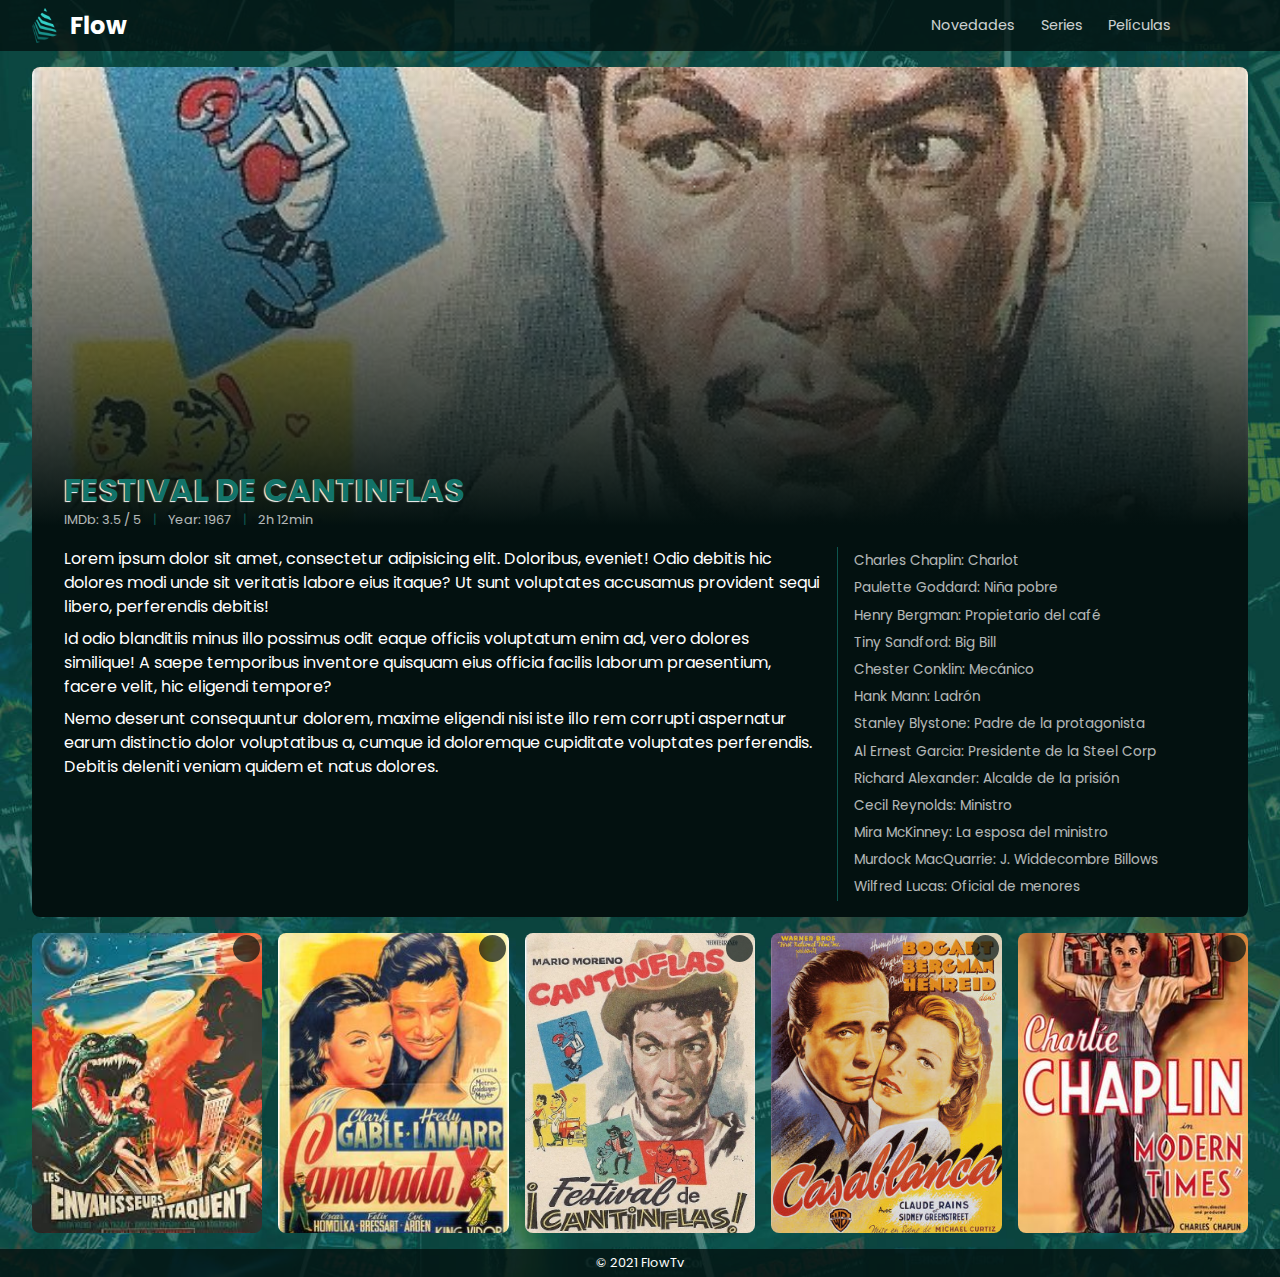
<file: det-pelicula.html>
<!DOCTYPE html>
<html lang="en">
  <head>
    <meta charset="UTF-8" />
    <meta http-equiv="X-UA-Compatible" content="IE=edge" />
    <meta name="viewport" content="width=device-width, initial-scale=1.0, maximum-scale=5"/>
    <title>Bienvenidos a Flow</title>
    <link rel="stylesheet" href="./css/reset.css" />
    <link rel="stylesheet" href="./css/fonts.css" />
    <link rel="stylesheet" href="./css/general.css" />
    <link rel="stylesheet" href="./css/header.css" />
    <link rel="stylesheet" href="./css/main.css" />
    <link rel="stylesheet" href="./css/det-caratula.css" />
    <link
      rel="stylesheet"
      href="https://maxst.icons8.com/vue-static/landings/line-awesome/line-awesome/1.3.0/css/line-awesome.min.css"
    />
  </head>
  <body>
    <header>
      <nav>
        <div class="container">
          <a href="/" class="logo">
            <img src="./img/logo-flow.png" alt="logo Flow" />
            <h1 class="logo-text">Flow</h1>
          </a>
          <div class="nav-bar">
            <input type="checkbox" id="burger-checkbox" />
            <label for="burger-checkbox" class="burger-label">
              <i class="las la-ellipsis-v"></i>
            </label>
            <div class="nav-bar-items" id="burguer-menu">
              <a href="/">Novedades</a>
              <a href="/">Series</a>
              <a href="/">Películas</a>
              <a href="/" rel="bookmark"><span>Favoritos</span><i class="las la-star"></i></a>
              <a href="#" rel="search"><span>Búsqueda</span><i class="las la-search"></i></a>
              <a href="/"
                ><span>Logout</span><i class="las la-sign-out-alt"></i
              ></a>
            </div>
          </div>
        </div>
      </nav>
    </header>
    <main class="container">
      <section class="content">
        <div class="info container">
          <h1>Festival de Cantinflas</h1>
          <span>IMDb: 3.5 / 5</span>
          <span class="separador">|</span>
          <span>Year: 1967</span>
          <span class="separador">|</span>
          <span>2h 12min</span>
          <div>
            <div>
              <p>
                Lorem ipsum dolor sit amet, consectetur adipisicing elit.
                Doloribus, eveniet! Odio debitis hic dolores modi unde sit
                veritatis labore eius itaque? Ut sunt voluptates accusamus
                provident sequi libero, perferendis debitis!
              </p>
              <p>
                Id odio blanditiis minus illo possimus odit eaque officiis
                voluptatum enim ad, vero dolores similique! A saepe temporibus
                inventore quisquam eius officia facilis laborum praesentium,
                facere velit, hic eligendi tempore?
              </p>
              <p>
                Nemo deserunt consequuntur dolorem, maxime eligendi nisi iste
                illo rem corrupti aspernatur earum distinctio dolor voluptatibus
                a, cumque id doloremque cupiditate voluptates perferendis.
                Debitis deleniti veniam quidem et natus dolores.
              </p>
            </div>

            <ul>
              <li>Charles Chaplin: Charlot</li>
              <li>Paulette Goddard: Niña pobre</li>
              <li>Henry Bergman: Propietario del café</li>
              <li>Tiny Sandford: Big Bill</li>
              <li>Chester Conklin: Mecánico</li>
              <li>Hank Mann: Ladrón</li>
              <li>Stanley Blystone: Padre de la protagonista</li>
              <li>Al Ernest Garcia: Presidente de la Steel Corp</li>
              <li>Richard Alexander: Alcalde de la prisión</li>
              <li>Cecil Reynolds: Ministro</li>
              <li>Mira McKinney: La esposa del ministro</li>
              <li>Murdock MacQuarrie: J. Widdecombre Billows</li>
              <li>Wilfred Lucas: Oficial de menores</li>
            </ul>
          </div>
        </div>
        <div class="caratula">
          <a href="#" class="play">
            <i class="lar la-play-circle"></i>
          </a>
        </div>
        <div class="sombras"></div>
      </section>
      <section class="main-rel">
        <article class="main-rel-item item1">
          <a href="det-pelicula.html" class="main-rel-item-title">
            <h4>Les Envahisseurs attaquent</h4>
            <span class="rel-rating-year">
              <span>IMDb: 3.5 / 5</span>
              <span>Year: 1967</span>
            </span>
            <p>
              Tremenda lucha por la supervivencia en la jungla de hormigón, para
              dos enemigo acérrimos, incapaces de perdonarse.
            </p>
          </a>
          <div class="multi-button">
            <input type="checkbox" id="rel-star-checkbox1" />
            <label for="rel-star-checkbox1" class="star-label">
              <i class="lar la-star"></i>
            </label>
          </div> 
        </article>

        <article class="main-rel-item item2">
          <a href="det-pelicula.html" class="main-rel-item-title">
            <h4>Camarada</h4>
            <span class="rel-rating-year">
              <span>IMDb: 2 / 5</span>
              <span>Year: 1953</span>
            </span>
            <p>
              Lorem ipsum dolor sit amet, consectetur adipisicing elit. 
            </p>
          </a>
          <div class="multi-button">
            <input type="checkbox" id="rel-star-checkbox2" />
            <label for="rel-star-checkbox2" class="star-label">
              <i class="lar la-star"></i>
            </label>
          </div>
        </article>
        <article class="main-rel-item item3">
          <a href="det-pelicula.html" class="main-rel-item-title">
            <h4>Festival de Cantiflas</h4>
            <span class="rel-rating-year">
              <span>IMDb: 4.7 / 5</span>
              <span>Year: 1959</span>
            </span>
            <p>
              Lorem ipsum dolor sit amet consectetur adipisicing elit. Nostrum cumque modi corrupti, animi, dolores neque nam .
            </p>
          </a>
          <div class="multi-button">
            <input type="checkbox" id="rel-star-checkbox3" />
            <label for="rel-star-checkbox3" class="star-label">
              <i class="lar la-star"></i>
            </label>
          </div>
        </article>
        <article class="main-rel-item item4">
          <a href="det-pelicula.html" class="main-rel-item-title">
            <h4>Casablanca</h4>
            <span class="rel-rating-year">
              <span>IMDb: 5 / 5</span>
              <span>Year: 1961</span>
            </span>
            <p>
              Lorem ipsum dolor sit amet, consectetur adipisicing elit. 
            </p>
          </a>
          <div class="multi-button">
            <input type="checkbox" id="rel-star-checkbox4" />
            <label for="rel-star-checkbox4" class="star-label">
              <i class="lar la-star"></i>
            </label>
          </div>
        </article>
        <article class="main-rel-item item5">
          <a href="det-pelicula.html" class="main-rel-item-title">
            <h4>Tiempos Modernos</h4>
            <span class="rel-rating-year">
              <span>IMDb: 5 / 5</span>
              <span>Year: 1955</span>
            </span>
            <p>
              Lorem ipsum dolor sit amet, consectetur adipisicing elit. 
            </p>
          </a>
          <div class="multi-button">
            <input type="checkbox" id="rel-star-checkbox5" />
            <label for="rel-star-checkbox5" class="star-label">
              <i class="lar la-star"></i>
            </label>
          </div>
        </article>
        <article class="main-rel-item item6">
          <a href="det-pelicula.html" class="main-rel-item-title">
            <h4>Dos pares de mellizos</h4>
            <span class="rel-rating-year">
              <span>IMDb: 3.8 / 5</span>
              <span>Year: 1949</span>
            </span>
            <p>
              Lorem ipsum dolor sit amet, consectetur adipisicing elit. 
            </p>
          </a>
          <div class="multi-button">
            <input type="checkbox" id="rel-star-checkbox6" />
            <label for="rel-star-checkbox6" class="star-label">
              <i class="lar la-star"></i>
            </label>
          </div>
        </article>
      </section>
    </main>
    <footer>
      <section class="container">
        <p>&#169; 2021 FlowTv</p>
      </section>
    </footer>
  </body>
</html>
</file>
<file: css/fonts.css>
@import url('https://fonts.googleapis.com/css2?family=Poppins:wght@400;700&display=swap');
</file>
<file: css/general.css>
:root {
  --color-background: 3, 17, 16;
  --color-text: #fff;
  --color-resalt: #127369;
  --radio: .5rem;
}

body {
  font-family: "Poppins", sans-serif;
  color:var(--color-text);
  background-color: rgb(var(--color-background));
  background-image: url("../img/background-v2.jpg");
  background-size: cover;
  background-repeat: no-repeat;
  height: 100%;
  overflow-x: hidden;
}

header {
  width: 100vw;
  position: fixed;
  top: 0;
  z-index: 5;
}

.container {
  margin: 0 auto;
  padding: 0rem 1rem;
}

.info > div ul {
  border: none;
  border-top: 1px var(--color-resalt) solid;
  padding-top: 1rem;
}

main.container {
  margin-top: 4rem;
}

footer {
  background-color: rgba(var(--color-background), 0.8);
  padding: .5rem 0;
  display: flex;
  justify-content: center;
  align-items: center;
  font-size: .8rem;
}

@media (min-width: 575px) {
  header {
    position: relative;
  }
  .container {
    max-width: 575px;
    padding: 0rem 2rem;
  }

  main.container {
    margin-top: 0;
  }

  .burger-label {
    display: none;
  }
}

@media (min-width: 768px) {
  .container {
    max-width: 768px;
  }

  .info > div {
    grid-template-columns: 1fr;
  }
}

@media (min-width: 992px) {
  .container {
    max-width: 992px;
  }
  .main-rel-item.item5, .main-rel-item.item6 {
    display: none;
  }

  .info > div {
    grid-template-columns: 1.5fr 1fr;
  }
  
  .info > div ul {
    border: none;
    border-left: 1px var(--color-resalt) solid;
    padding: 0;
    padding-left:1rem;
  }
}

@media (min-width: 1024px) {
  .container {
    max-width: 1024px;
  }
}

@media (min-width: 1280px) {
  .container {
    max-width: 1280px;
  }

  .main-rel-item.item5 {
    display: block;
  }

  .info > div {
    grid-template-columns: 2fr 1fr;
  }
}
</file>
<file: css/header.css>
nav {
  background-color: rgba(var(--color-background), 0.8);
  padding: .5rem 0;
}

nav .container {
  display: flex;
  justify-content: space-between;
  align-items: center;
  z-index: 5;
}
.nav-bar {
  position: relative;
}

.logo {
  display: flex;
  justify-content: space-between;
  align-items: center;
  width: 95px;
  z-index: 4;
  font-size: 1.5rem;
  font-weight: 700;
  text-decoration: none;
  color: var(--color-text);
}

.logo img {
  height: 35px;
}

.nav-bar-items {
  display: flex;
  flex-direction: column;
  justify-content: center;
  align-items: center;
  position: absolute;
  right: -1rem;
  top: -500px;
  background-color: rgba(var(--color-background), 0.8);
  padding: 0 0 1.5rem 0;
  width: 100vw;
  transition: all ease .2s;
  z-index: 1;
  opacity: 0;
}

.nav-bar-items a {
  color: var(--color-text);
  text-decoration: none;
  opacity: 0.8;
  display: flex;
  padding: 1.1rem 0;
  font-size: 1.3rem;
  justify-content: center;
  width: 100vw;
}
.nav-bar-items a:hover {
  opacity: 1;
}

.nav-bar-items a:active {
  background-color: rgba(14, 89, 82, .8);
}

.nav-bar-items a i {
  font-size: 1.4em;
  display: none;
}

.nav-bar-items a span {
  display: block;
}

.burger-label {
  position: relative;
  font-size: 2rem;
  color: var(--color-text);
  cursor: pointer;
  z-index: 4;
}

#burger-checkbox {
  position: absolute;
  width: 25px;
  height: 25px;
  top: 5px;
  left: 5px;
  margin: 0;
  display: none;
}

#burger-checkbox:checked ~ .nav-bar-items {
  top: 42px;
  transition: all ease .2s;
  opacity: 1;
  /* TODO: Revisar border para ajustes visuales */
  border-bottom: 1px solid #9b9b9b;
  z-index: 3;
}

#burger-checkbox ~ .burger-label i {
  transform: rotate(0deg);
  transition: all ease .2s;
}
#burger-checkbox:checked ~ .burger-label i {
  transform: rotate(90deg);
  transition: all ease .2s;
}

@media (min-width: 575px) {
  .nav-bar-items {
    display: flex;
    flex-direction: row;
    align-items: center;
    position: relative;
    top: 0;
    right: 0;
    background-color: inherit;
    padding: 0;
    width: auto;
    opacity: 1;
  }

  .nav-bar-items a {
    padding: 1rem 0.5rem;
    width: auto;
    height: auto;
    padding: 0.6rem 0.8rem;
    font-size: .9rem;
  }

  .nav-bar-items a span {
    display: none;
  }

  .nav-bar-items a i {
    display: block;
  }

  .nav-bar-items a:last-child {
    padding-right: 0;
  }

  .nav-bar-items a:active {
    background-color: inherit;
  }
}
</file>
<file: css/main.css>
.main-video {
  display: flex;
  justify-content: center;
  position: relative;
  margin-top: 1rem;
}

.main-video .main-video-info {
  display: flex;
  justify-content: space-between;
  align-items: center;
  width: 90%;
  padding-top: 1.5rem;
  position: absolute;
  font-style: italic;
  font-size: 0.9rem;
  opacity: 0.8;
  z-index: 2;
}

.main-video .main-video-icons {
  font-size: 1.5rem;
}

.main-video .main-video-icons a {
  text-decoration: none;
  color: var(--color-text);
  opacity: 0.8;
}

.main-video .main-video-icons a:hover,
.main-video .main-video-icons .star-label:hover {
  opacity: 1;
}
.main-video .main-video-icons .star-label {
  position: relative;
  color: var(--color-text);
  cursor: pointer;
  z-index: 2;
  opacity: 0.8;
  top: -1px;
}

#star-checkbox {
  position: absolute;
  width: 25px;
  height: 25px;
  top: 24px;
  right: 60px;
  margin: 0;
  display: none;
}

#star-checkbox:checked ~ .star-label {
  opacity: 1;
}

#star-checkbox:checked ~ .star-label i {
  font-weight: bolder;
}

#star-checkbox ~ .star-label i {
  font-weight: normal;
}

.main-video video {
  width: 100%;
  height: 100%;
  border-radius: var(--radio);
}

.main-rel {
  margin: 1rem 0;
  display: grid;
  grid-template-columns: repeat(auto-fill, minmax(200px, 1fr));
  grid-auto-rows: 300px;
  gap: 1rem;
}

.main-rel-item {
  background-repeat: no-repeat;
  background-position: center center;
  background-size: cover;
  border-radius: var(--radio);
  display: flex;
  text-decoration: none;
  position: relative;
  padding: 2rem;
  cursor: pointer;
}

.main-rel-item:before {
  position: absolute;
  left: 0;
  bottom: 0;
  content: "";
  display: block;
  width: 100%;
  height: 100%;
  background-color: #000;
  transform-origin: 0 bottom 0;
  transform: scaleY(0);
  transition: 0.4s ease-out;
  border-radius: var(--radio);
}

.main-rel-item:hover:before {
  transform: scaleY(1);
  opacity: 0.5;
}

.main-rel-item .main-rel-item-title {
  padding: 1rem;
  opacity: 0;
  position: absolute;
  top: 0;
  left: 0;
  width: 100%;
  height: 100%;
  line-height: 1.1;
  font-weight: 700;
  transition: 0.3s ease-out;
  text-decoration: none;
  display: grid;
  grid-template-rows: 1.5fr 1fr 2fr;
  text-shadow: 1px 1px 0 rgba(0, 0, 0, 0.6);
}

.main-rel-item .main-rel-item-title p {
  /* white-space: nowrap; */
  overflow: hidden;
  text-overflow: ellipsis;
}

.main-rel-item .main-rel-item-title h4 {
  font-size: 1.5rem;
}

.main-rel-item .main-rel-item-title .rel-rating-year {
  font-weight: 400;
  font-size: 0.8rem;
  display: flex;
  justify-content: space-between;
  opacity: 0.8;
}

.main-rel-item .main-rel-item-title p {
  font-weight: 400;
  font-size: 0.8;
}

.main-rel-item:hover .main-rel-item-title {
  color: var(--color-text);
  opacity: 1;
}

.main-rel-item .multi-button {
  z-index: 0;
  position: absolute;
  width: 2rem;
  height: 2rem;
  display: flex;
  justify-content: center;
  align-items: center;
  z-index: 2;
  top: 0;
  right: 0;
}

.main-rel-item .multi-button .star-label {
  position: relative;
  color: var(--color-text);
  opacity: 0.7;
  background-color: rgb(var(--color-background));
  width: 1.7rem;
  height: 1.7rem;
  display: flex;
  justify-content: center;
  align-items: center;
  border-radius: 100%;
  font-size: 1.2rem;
  cursor: pointer;
  z-index: 2;
}

.main-rel-item .multi-button .star-label:hover {
  opacity: 1;
}

#rel-star-checkbox1, #rel-star-checkbox2, #rel-star-checkbox3, #rel-star-checkbox4, #rel-star-checkbox5, #rel-star-checkbox6 {
  position: absolute;
  width: 32px;
  height: 32px;
  top: 0;
  right: 0;
  display: none;
}

#rel-star-checkbox1 ~ .star-label i,
#rel-star-checkbox2 ~ .star-label i,
#rel-star-checkbox3 ~ .star-label i,
#rel-star-checkbox4 ~ .star-label i,
#rel-star-checkbox5 ~ .star-label i,
#rel-star-checkbox6 ~ .star-label i,
{
  font-weight: normal;
}

#rel-star-checkbox1:checked ~ .star-label i,
#rel-star-checkbox2:checked ~ .star-label i,
#rel-star-checkbox3:checked ~ .star-label i,
#rel-star-checkbox4:checked ~ .star-label i,
#rel-star-checkbox5:checked ~ .star-label i,
#rel-star-checkbox6:checked ~ .star-label i
{
  font-weight: bolder;
}

#rel-star-checkbox1:checked ~ .star-label,
#rel-star-checkbox2:checked ~ .star-label,
#rel-star-checkbox3:checked ~ .star-label,
#rel-star-checkbox4:checked ~ .star-label,
#rel-star-checkbox5:checked ~ .star-label,
#rel-star-checkbox6:checked ~ .star-label 
{
  opacity: 1;
}

.main-rel-item.item1 {
  background-image: url("../img/caratulas/ataquent.jpg");
}

.main-rel-item.item2 {
  background-image: url("../img/caratulas/camarada.jpg");
}

.main-rel-item.item3 {
  background-image: url("../img/caratulas/cantiflas.jpg");
}

.main-rel-item.item4 {
  background-image: url("../img/caratulas/casablanca.png");
}

.main-rel-item.item5 {
  background-image: url("../img/caratulas/chaplin.jpg");
}

.main-rel-item.item6 {
  background-image: url("../img/caratulas/dos-pares.jpg");
}
</file>
<file: css/det-caratula.css>
.content {
    position: relative;
    background-color: rgb(var(--color-background));
    margin: 1rem auto;
    padding-bottom: 1rem;
}

.content, .caratula {
    border-radius: var(--radio);
    border-radius: var(--radio);
}

.caratula, .sombras {
    position: absolute;
    width: 100%;
    height: 60vh;
    top: 0;
    left: 0;
    
}
.caratula {
    background-image: url("../img/caratulas/cantiflas.jpg");
    background-repeat: no-repeat;
    background-size: cover;
    background-position: center center;
    display: flex;
    justify-content: center;
    align-items: center;
}

.caratula .play {
    font-size: 7rem;
    color: var(--color-text);
    z-index: 2;
    opacity: .8;
}

.caratula .play:hover {
    opacity: 1;
}

.sombras {
    background: linear-gradient(0deg, rgba(var(--color-background),1) 15%, rgba(var(--color-background),0) 100%);
}

.info {
    padding-top: 45vh;
    position: relative;
    z-index: 1;
    line-height: 1.5;
}

.info h1 {
    font-size: 2rem;
    font-weight: 700;
    text-transform: uppercase;
    color: var(--color-resalt);
    line-height: 1.1;
    text-shadow: -1px 1px 1px var(--color-text);
}

.info > span {
    font-size: .8rem;
    opacity: .7;
}

.info > span.separador {
    color: var(--color-resalt);
    margin: 0 .5rem;
}

.info > div {
    margin-top: 1rem;
    display: grid;
    gap: 1rem;
}

.info > div p {
    margin-bottom: .5rem;
}

.info > div ul {
    font-size: .85rem;
    opacity: .7;
    line-height: 2;
}
</file>
